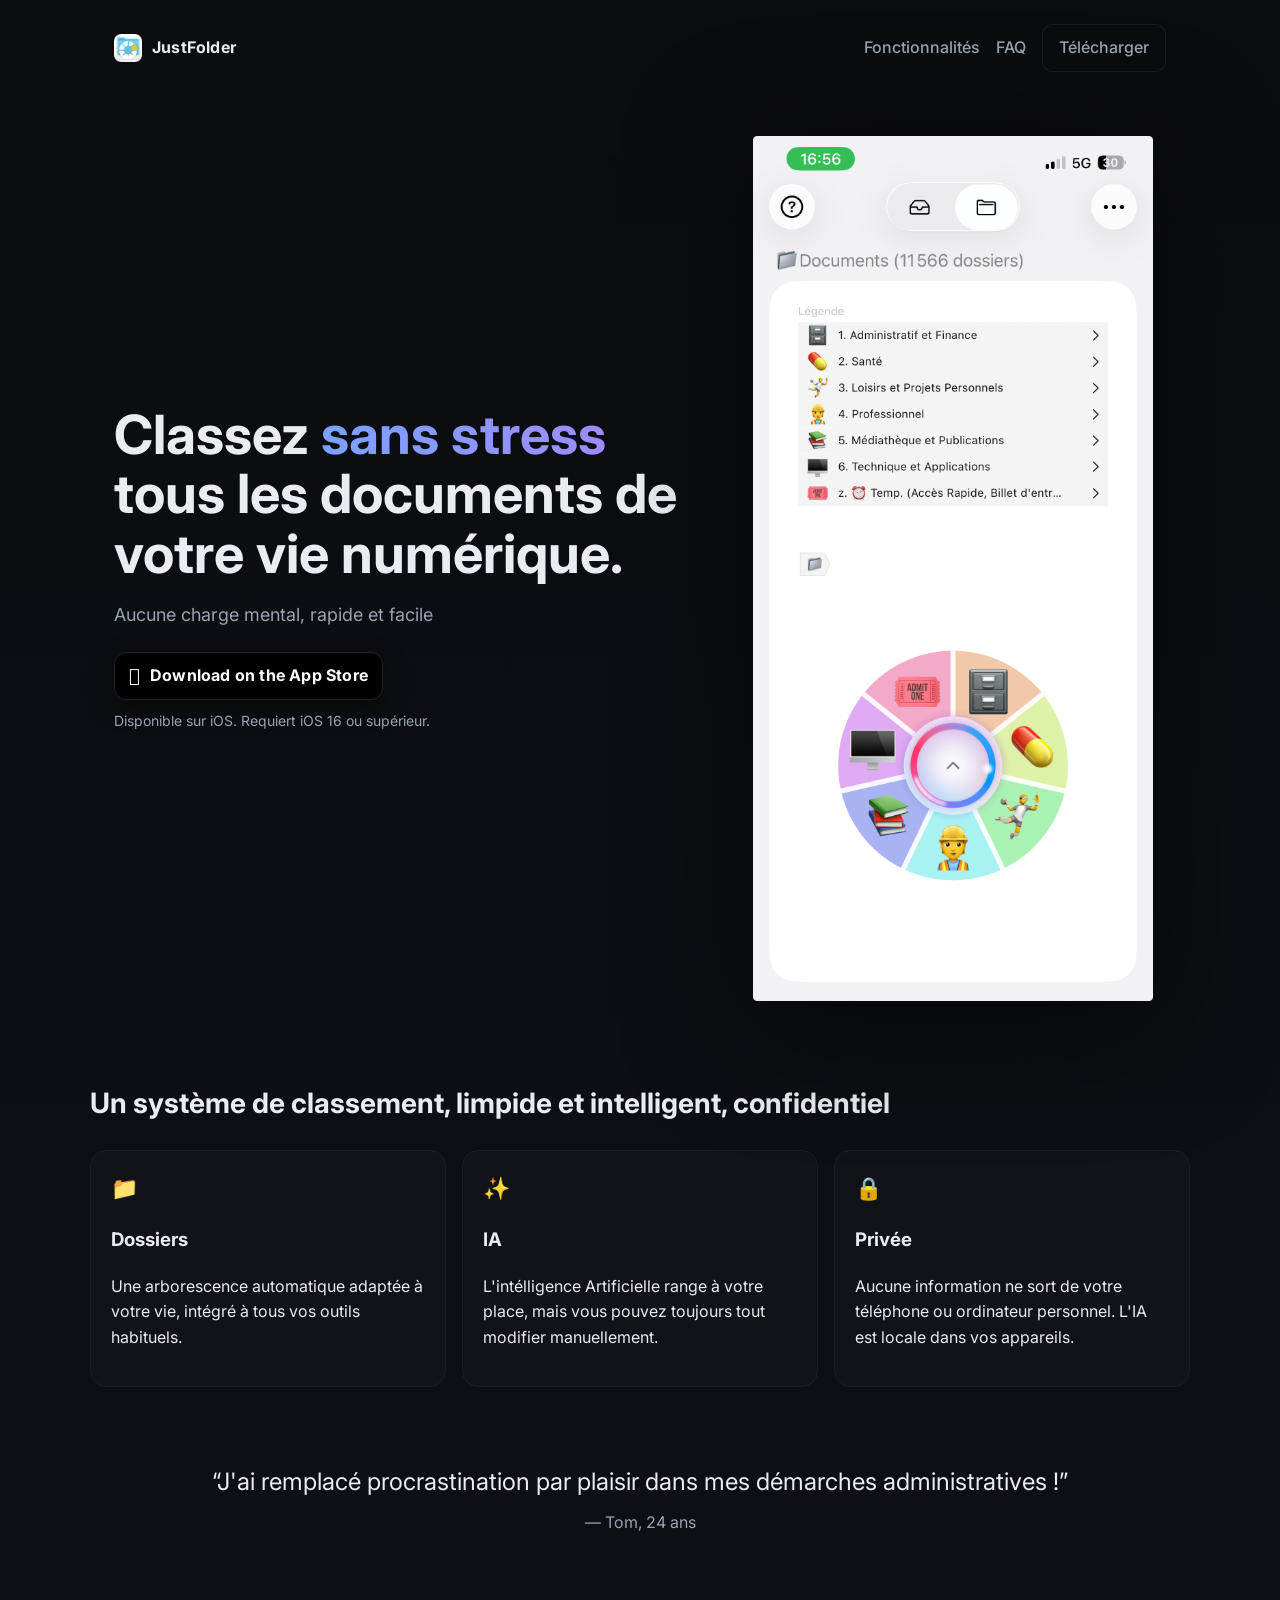
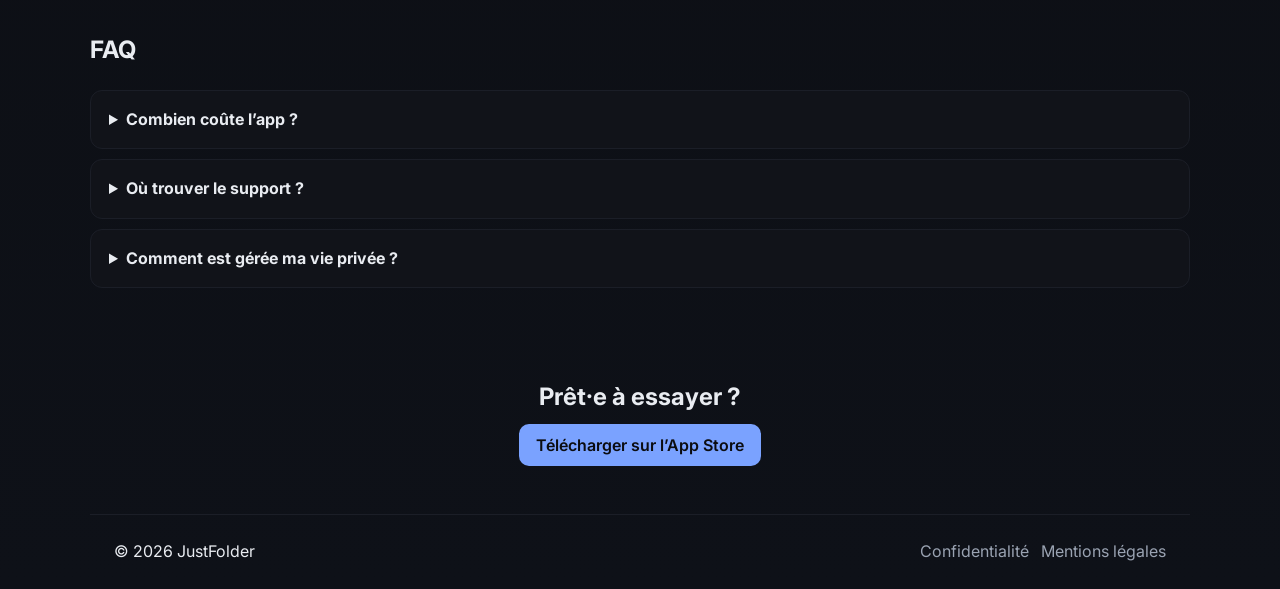
<file: index.html>
<!doctype html>
<html lang="fr">
<head>
  <meta charset="utf-8">
  <meta name="viewport" content="width=device-width, initial-scale=1">
  <title>JustFolder — Support</title>
  <meta name="description" content="Une app iOS et macOS pour vous aider à classez vos documents">
  <meta property="og:title" content="JustFolder">
  <meta property="og:description" content="Une app iOS simple et efficace.">
  <meta property="og:type" content="website">
  <meta property="og:image" content="https://raw.githubusercontent.com/USER/REPO/main/assets/og-image.png">
  <meta name="apple-itunes-app" content="app-id=6753218156">
  <link rel="icon" href="assets/favicon.svg">
  <link rel="preconnect" href="https://fonts.gstatic.com" crossorigin>
  <link href="https://fonts.googleapis.com/css2?family=Inter:wght@400;500;700&display=swap" rel="stylesheet">
  <link href="styles.css" rel="stylesheet">
</head>
<body>
  <header class="container header">
    <div class="brand">
      <img src="assets/logo.png" alt="" class="logo" />
      <span class="brand-name">JustFolder</span>
    </div>
    <nav>
      <a href="#features">Fonctionnalités</a>
      <a href="#faq">FAQ</a>
      <a class="btn btn-outline" href="#download">Télécharger</a>
    </nav>
  </header>

  <main>
    <section class="hero container">
      <div class="hero-text">
        <h1>Classez <span class="accent">sans stress</span> tous les documents de votre vie numérique.</h1>
        <p class="lead">Aucune charge mental, rapide et facile</p>
        <div class="cta" id="download">
          <!-- Replace the link below with your actual App Store URL -->
          <a class="appstore-badge" href="https://apps.apple.com/fr/app/JustFolder/id6753218156">
            <!-- Temporary CSS badge. Replace with the official Apple badge SVG from their marketing guidelines -->
            <span class="apple-logo" aria-hidden="true"></span> Download on the App Store
          </a>
        </div>
        <div class="subtext">Disponible sur iOS. Requiert iOS 16 ou supérieur.</div>
      </div>
      <div class="hero-media">
        <img src="assets/screenshot - onglet classement - ios.png" alt="Aperçu de l’app sur iPhone" class="mock">
      </div>
    </section>

    <section id="features" class="features container">
      <h2>Un système de classement, limpide et intelligent, confidentiel</h2>
      <div class="grid">
        <div class="card">
          <div class="icon">📁</div>
          <h3>Dossiers</h3>
          <p>Une arborescence automatique adaptée à votre vie, intégré à tous vos outils habituels.</p>
        </div>
        <div class="card">
          <div class="icon">✨</div>
          <h3>IA</h3>
          <p>L'intélligence Artificielle range à votre place, mais vous pouvez toujours tout modifier manuellement.</p>
        </div>
        <div class="card">
          <div class="icon">🔒</div>
          <h3>Privée</h3>
          <p>Aucune information ne sort de votre téléphone ou ordinateur personnel. L'IA est locale dans vos appareils.</p>
        </div>
      </div>
    </section>

    <section class="quote container">
      <blockquote>
        “J'ai remplacé procrastination par plaisir dans mes démarches administratives !”
      </blockquote>
      <div class="cite">— Tom, 24 ans</div>
    </section>

    <section id="faq" class="faq container">
      <h2>FAQ</h2>
      <details>
        <summary>Combien coûte l’app ?</summary>
        <p>Modèle gratuit avec options premium. Aucuns trackers.</p>
      </details>
      <details>
        <summary>Où trouver le support ?</summary>
        <p>Écrivez-nous à <a href="mailto:justfoldersupport@mysynchro.net">justfoldersupport@mysynchro.net</a>.</p>
      </details>
      <details>
        <summary>Comment est gérée ma vie privée ?</summary>
        <p>Consultez notre <a href="privacy.html">politique de confidentialité</a>.</p>
      </details>
    </section>

    <section class="final-cta container">
      <h2>Prêt·e à essayer ?</h2>
      <a class="btn btn-primary" href="https://apps.apple.com/fr/app/JustFolder/id6753218156">Télécharger sur l’App Store</a>
    </section>
  </main>

  <footer class="container footer">
    <div>© <span id="year"></span> JustFolder</div>
    <div class="links">
      <a href="privacy.html">Confidentialité</a>
      <a href="#">Mentions légales</a>
    </div>
  </footer>

  <script>
    document.getElementById('year').textContent = new Date().getFullYear();
  </script>
</body>
</html>
</file>
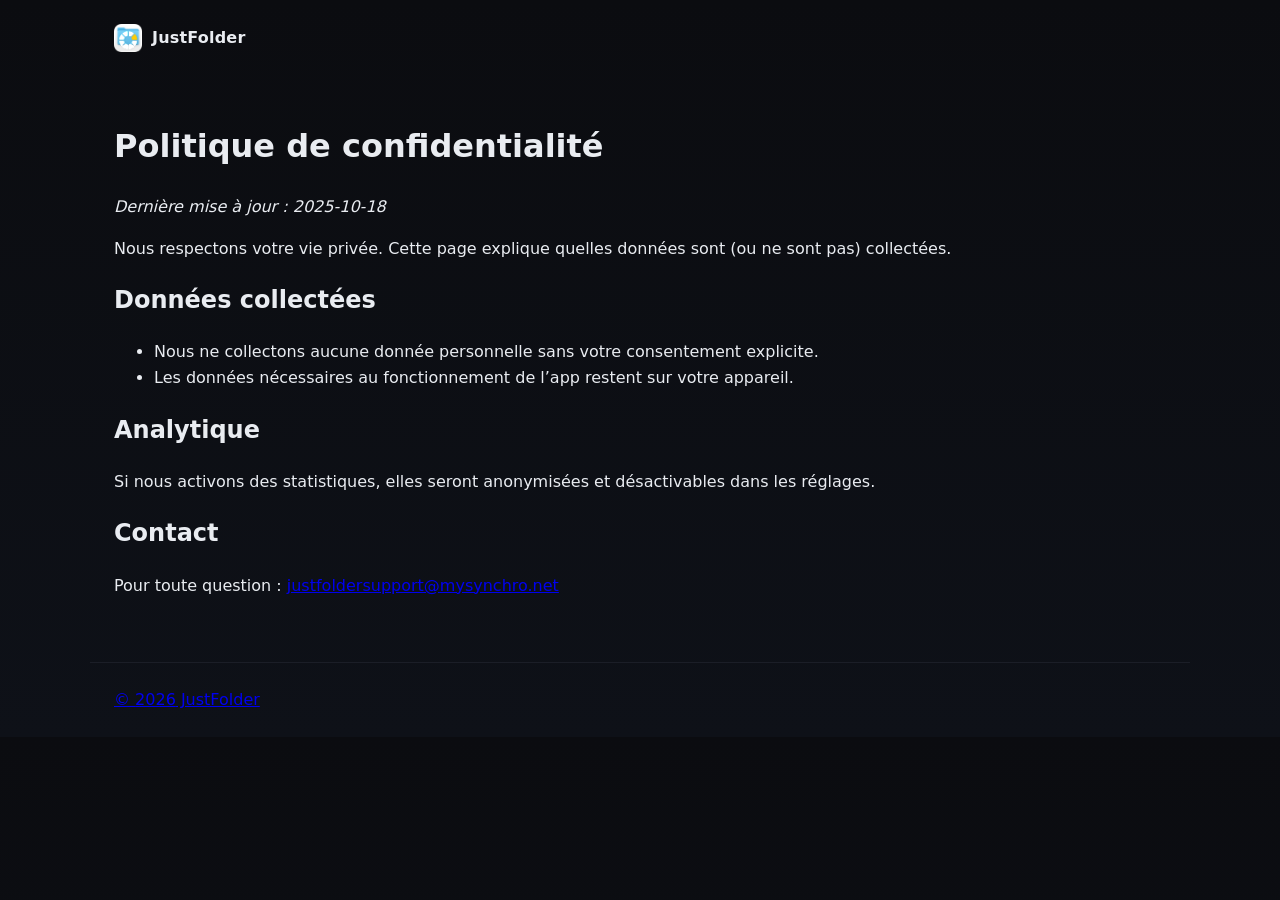
<file: privacy.html>
<!doctype html>
<html lang="fr">
<head>
  <meta charset="utf-8">
  <meta name="viewport" content="width=device-width, initial-scale=1">
  <title>Politique de confidentialité — JustFolder</title>
  <link href="styles.css" rel="stylesheet">
  <style>main{max-width:800px;margin:0 auto}</style>
</head>
<body>
  <header class="container header">
    <div class="brand">
      <img src="assets/logo.png" alt="" class="logo" />
      <span class="brand-name">JustFolder</span>
    </div>
  </header>
  <main class="container">
    <h1>Politique de confidentialité</h1>
    <p><em>Dernière mise à jour : 2025‑10‑18</em></p>
    <p>Nous respectons votre vie privée. Cette page explique quelles données sont (ou ne sont pas) collectées.</p>
    <h2>Données collectées</h2>
    <ul>
      <li>Nous ne collectons aucune donnée personnelle sans votre consentement explicite.</li>
      <li>Les données nécessaires au fonctionnement de l’app restent sur votre appareil.</li>
    </ul>
    <h2>Analytique</h2>
    <p>Si nous activons des statistiques, elles seront anonymisées et désactivables dans les réglages.</p>
    <h2>Contact</h2>
    <p>Pour toute question : <a href="mailto:justfoldersupport@mysynchro.net">justfoldersupport@mysynchro.net</p>
  </main>
  <footer class="container footer">
    <div>© <span id="year"></span> JustFolder</div>
  </footer>
  <script>document.getElementById('year').textContent = new Date().getFullYear()</script>
</body>
</html>
</file>
<file: styles.css>
/* Minimal, classy single-page styles */
:root{
  --bg: #0b0c10;
  --card: #111319;
  --text: #e9ecf1;
  --muted: #9aa3b2;
  --accent: #7aa2ff;
  --accent-2: #9d8cff;
  --border: #1b1e27;
}

*{box-sizing:border-box}
html,body{margin:0;padding:0}
body{
  font-family: Inter, system-ui, -apple-system, Segoe UI, Roboto, Helvetica, Arial, "Apple Color Emoji", "Segoe UI Emoji", "Segoe UI Symbol", sans-serif;
  background: linear-gradient(180deg, #0b0c10 0%, #0e1118 100%);
  color: var(--text);
  line-height: 1.6;
  -webkit-font-smoothing: antialiased;
  -moz-osx-font-smoothing: grayscale;
}

.container{max-width:1100px;margin:0 auto;padding:24px}
.header{display:flex;align-items:center;justify-content:space-between;gap:16px}
.brand{display:flex;align-items:center;gap:10px}
.logo{width:28px;height:28px}
.brand-name{font-weight:700;letter-spacing:.2px}

.header nav{display:flex;gap:16px;align-items:center}
.header a{color:var(--muted);text-decoration:none;font-weight:500}
.header a:hover{color:var(--text)}

.btn{padding:10px 16px;border-radius:10px;text-decoration:none;font-weight:600;border:1px solid var(--border)}
.btn-outline{background:transparent;color:var(--text)}
.btn-primary{background:var(--accent);color:#0b0c10;border-color:transparent}
.btn-primary:hover{filter:brightness(1.05)}

.hero{display:grid;grid-template-columns:1.15fr .85fr;gap:48px;align-items:center;padding-top:40px;padding-bottom:32px}
.hero h1{font-size:54px;line-height:1.1;margin:0 0 12px}
.lead{font-size:18px;color:var(--muted);max-width:52ch}
.accent{background:linear-gradient(90deg,var(--accent),var(--accent-2));-webkit-background-clip:text;background-clip:text;color:transparent}

.cta{margin-top:22px;display:flex;gap:12px;align-items:center}
.appstore-badge{
  display:inline-flex;gap:10px;align-items:center;
  padding:10px 14px;border-radius:12px;
  background:#000;color:#fff;text-decoration:none;
  font-weight:700;letter-spacing:.2px;border:1px solid #222;
  box-shadow:0 8px 24px rgba(0,0,0,.35);
}
.apple-logo{font-family: 'SF Pro', system-ui, -apple-system; font-size:18px; line-height:1}
.subtext{margin-top:10px;color:var(--muted);font-size:14px}

.hero-media{display:flex;justify-content:center}
.mock{width:100%;max-width:400px;filter:drop-shadow(0 20px 60px rgba(0,0,0,.6))}

.features{padding:48px 0}
.features h2{font-size:28px;margin:0 0 24px}
.grid{display:grid;grid-template-columns:repeat(3,1fr);gap:16px}
.card{background:var(--card);border:1px solid var(--border);padding:20px;border-radius:16px}
.card .icon{font-size:22px}

.quote{padding:28px 0;text-align:center}
blockquote{font-size:24px;margin:0}
.cite{color:var(--muted);margin-top:8px}

.faq{padding:48px 0}
.faq details{background:var(--card);border:1px solid var(--border);padding:16px 18px;border-radius:12px;margin-bottom:10px}
.faq summary{cursor:pointer;font-weight:700}

.final-cta{padding:32px 0;text-align:center}
.final-cta h2{margin:0 0 16px}

.footer{display:flex;justify-content:space-between;align-items:center;border-top:1px solid var(--border);padding-top:24px;margin-top:24px}
.footer .links{display:flex;gap:12px}
.footer a{color:var(--muted);text-decoration:none}
.footer a:hover{color:var(--text)}

@media (max-width: 900px){
  .hero{grid-template-columns:1fr;gap:24px}
  .hero h1{font-size:40px}
  .grid{grid-template-columns:1fr}
}
</file>
